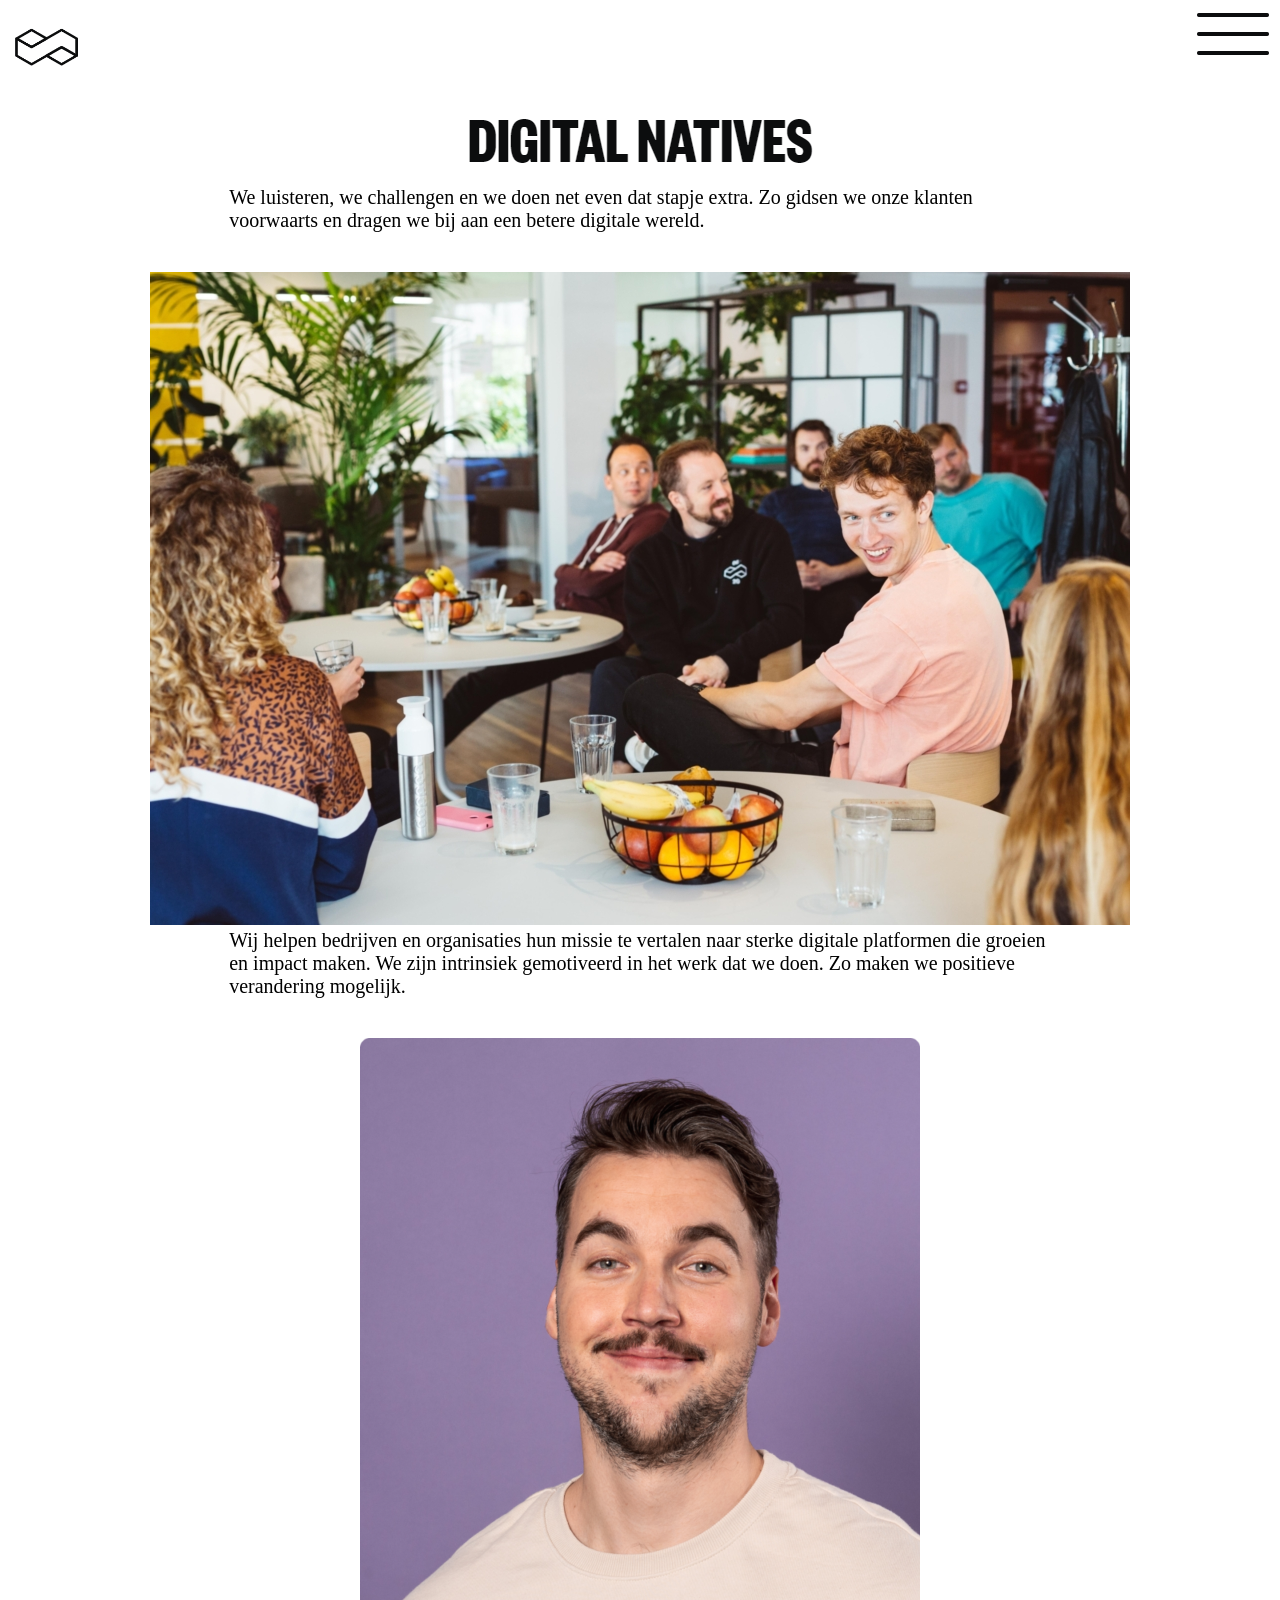
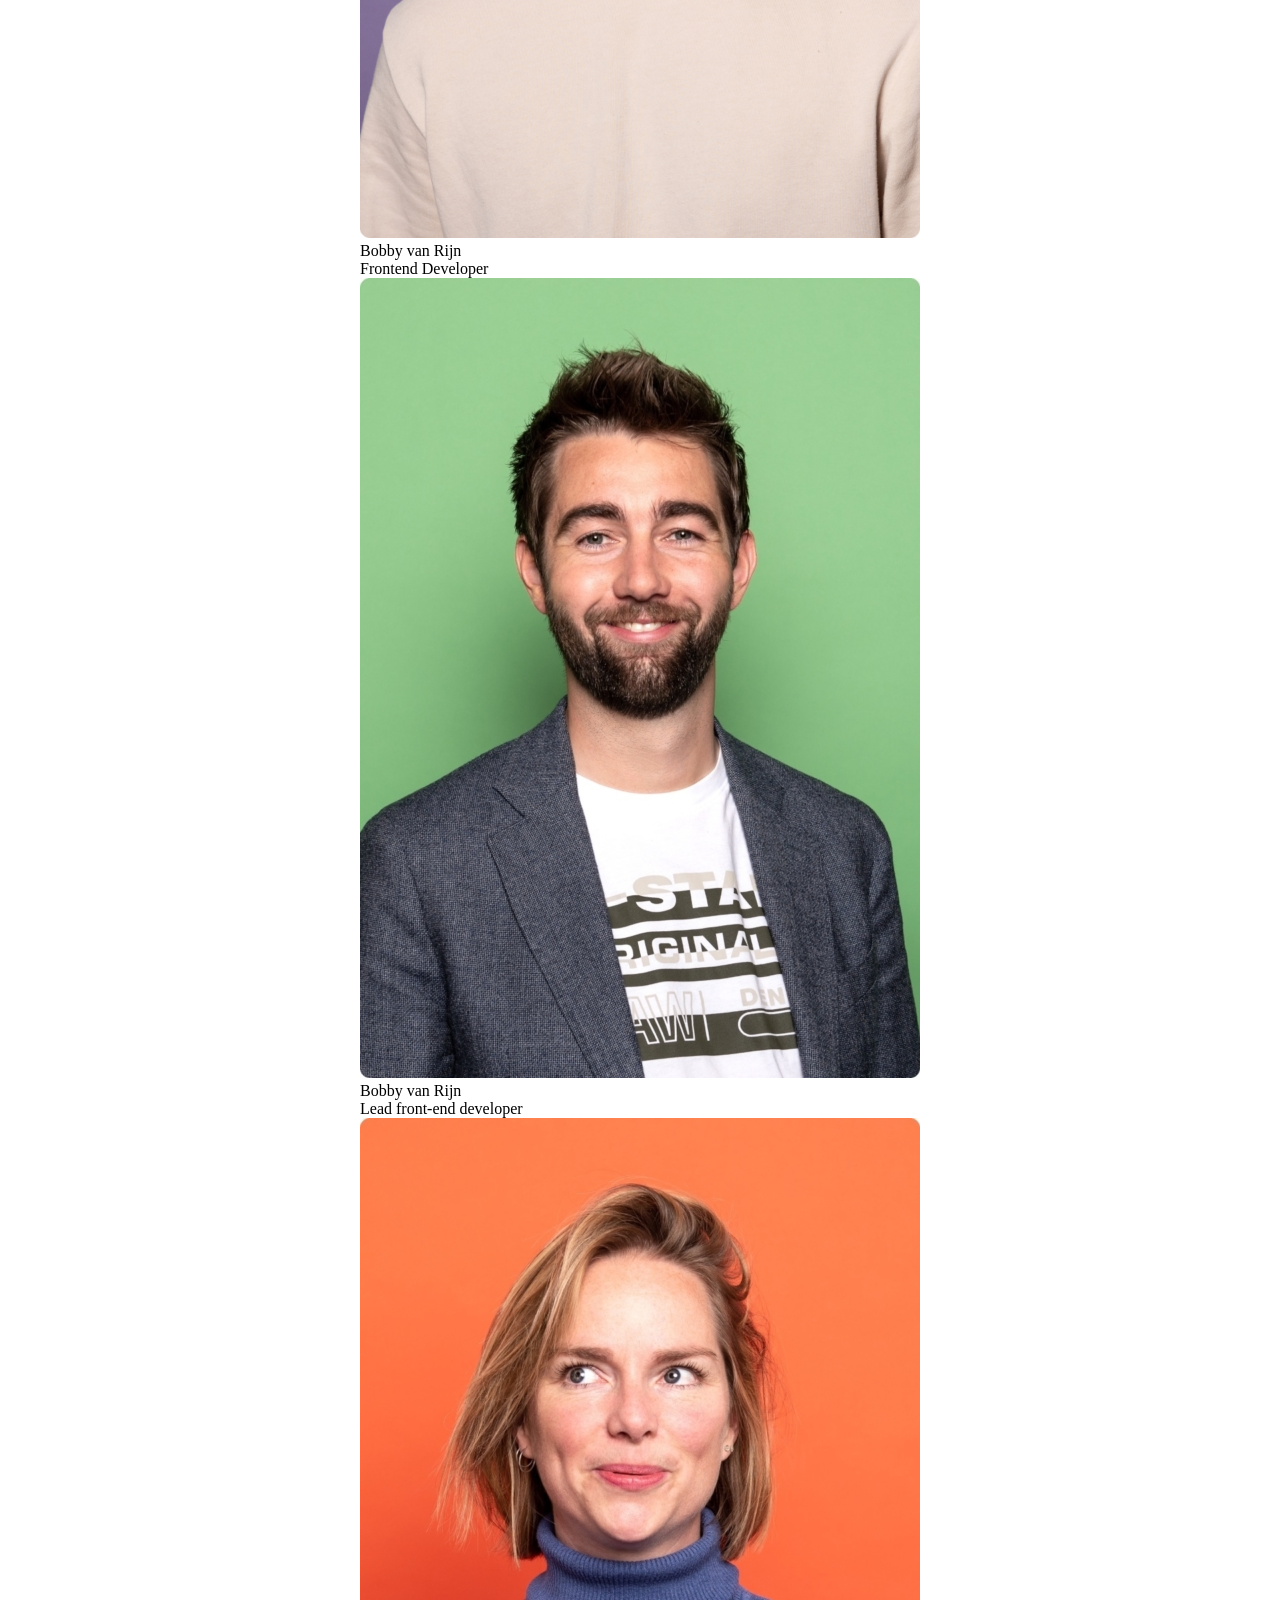
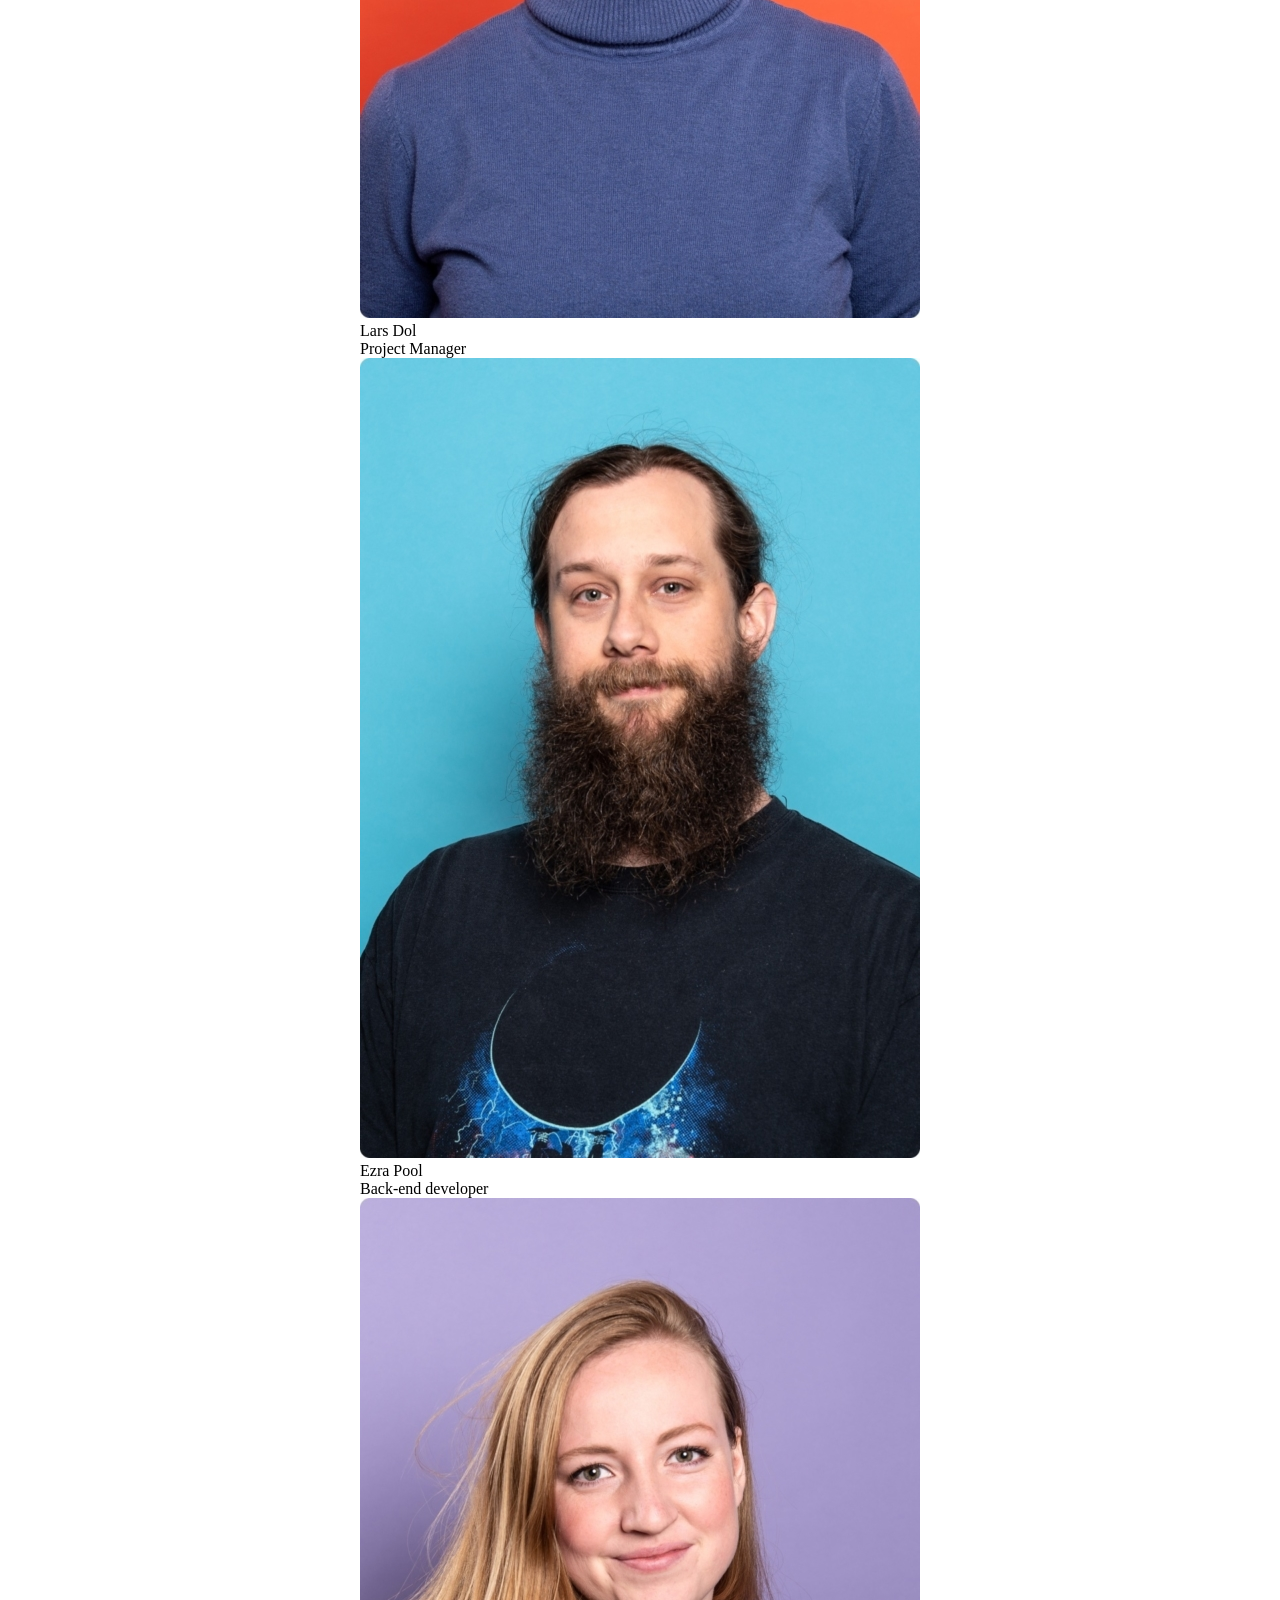
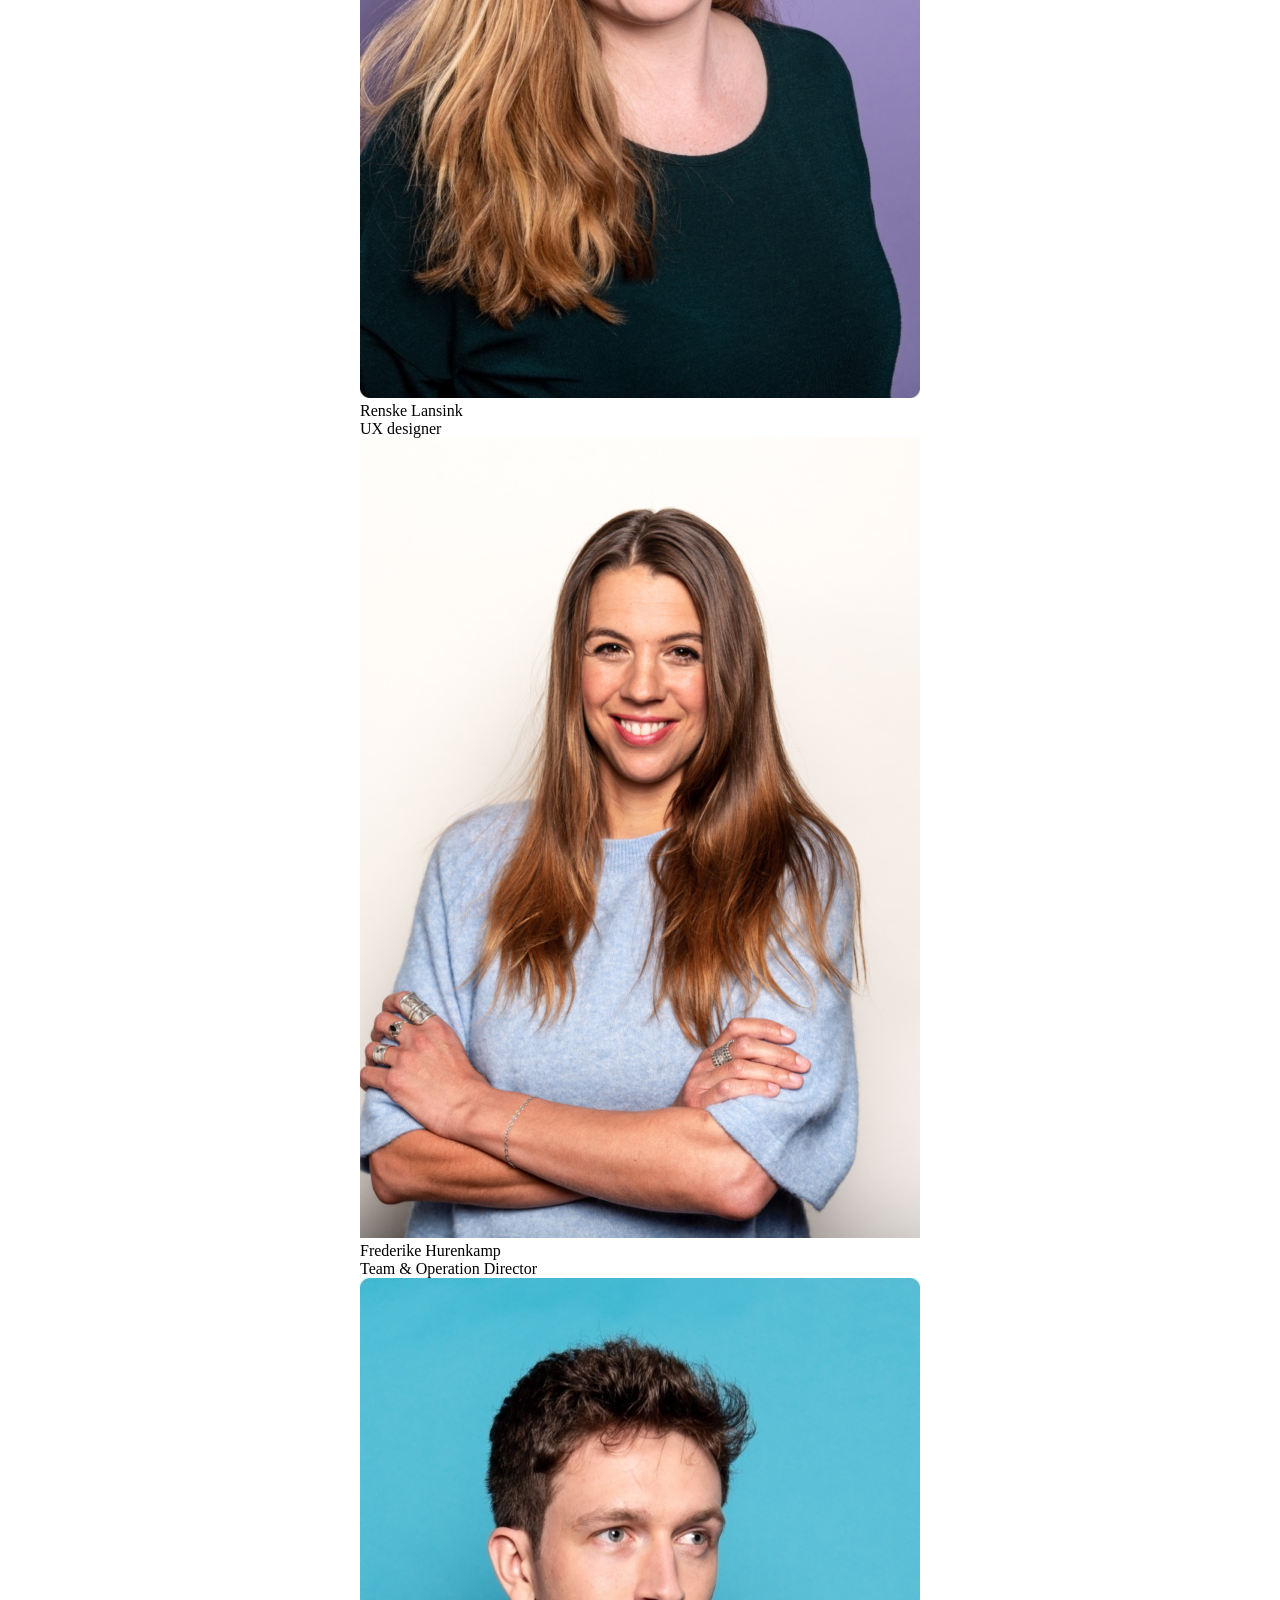
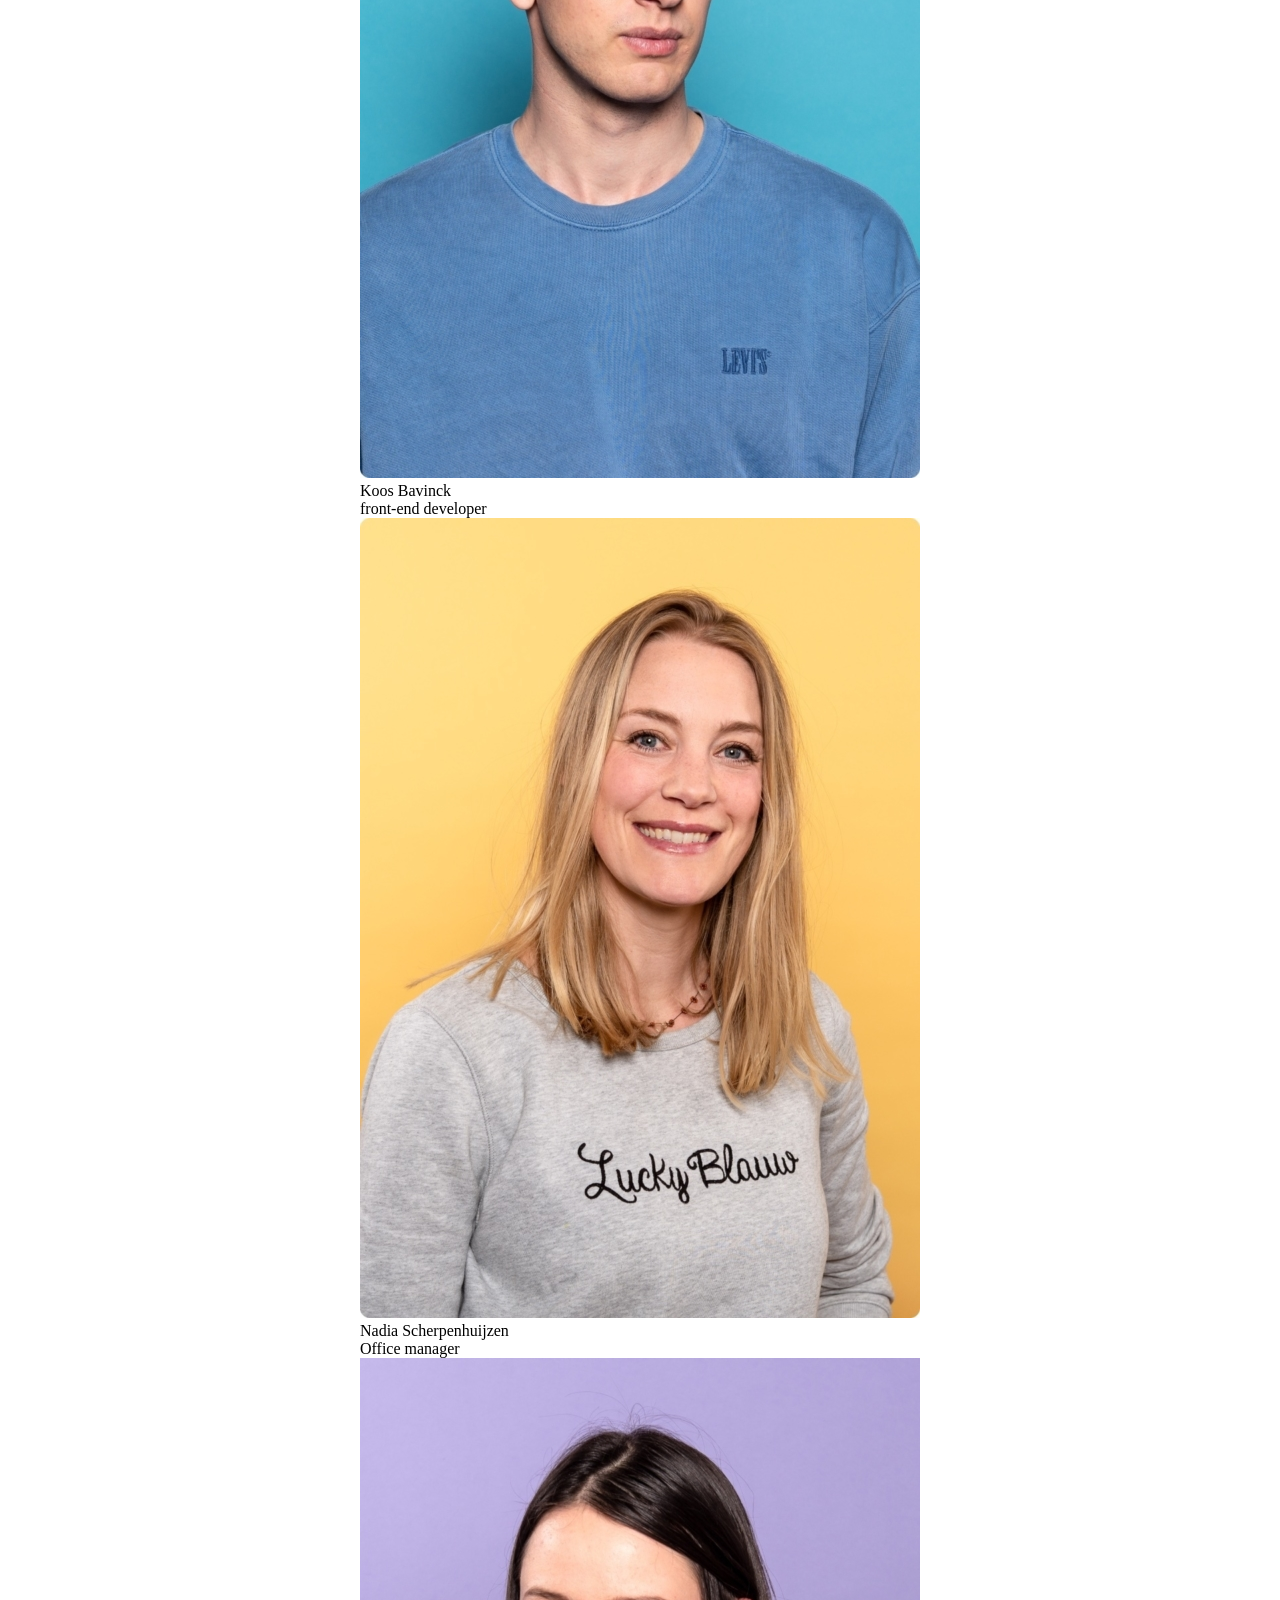
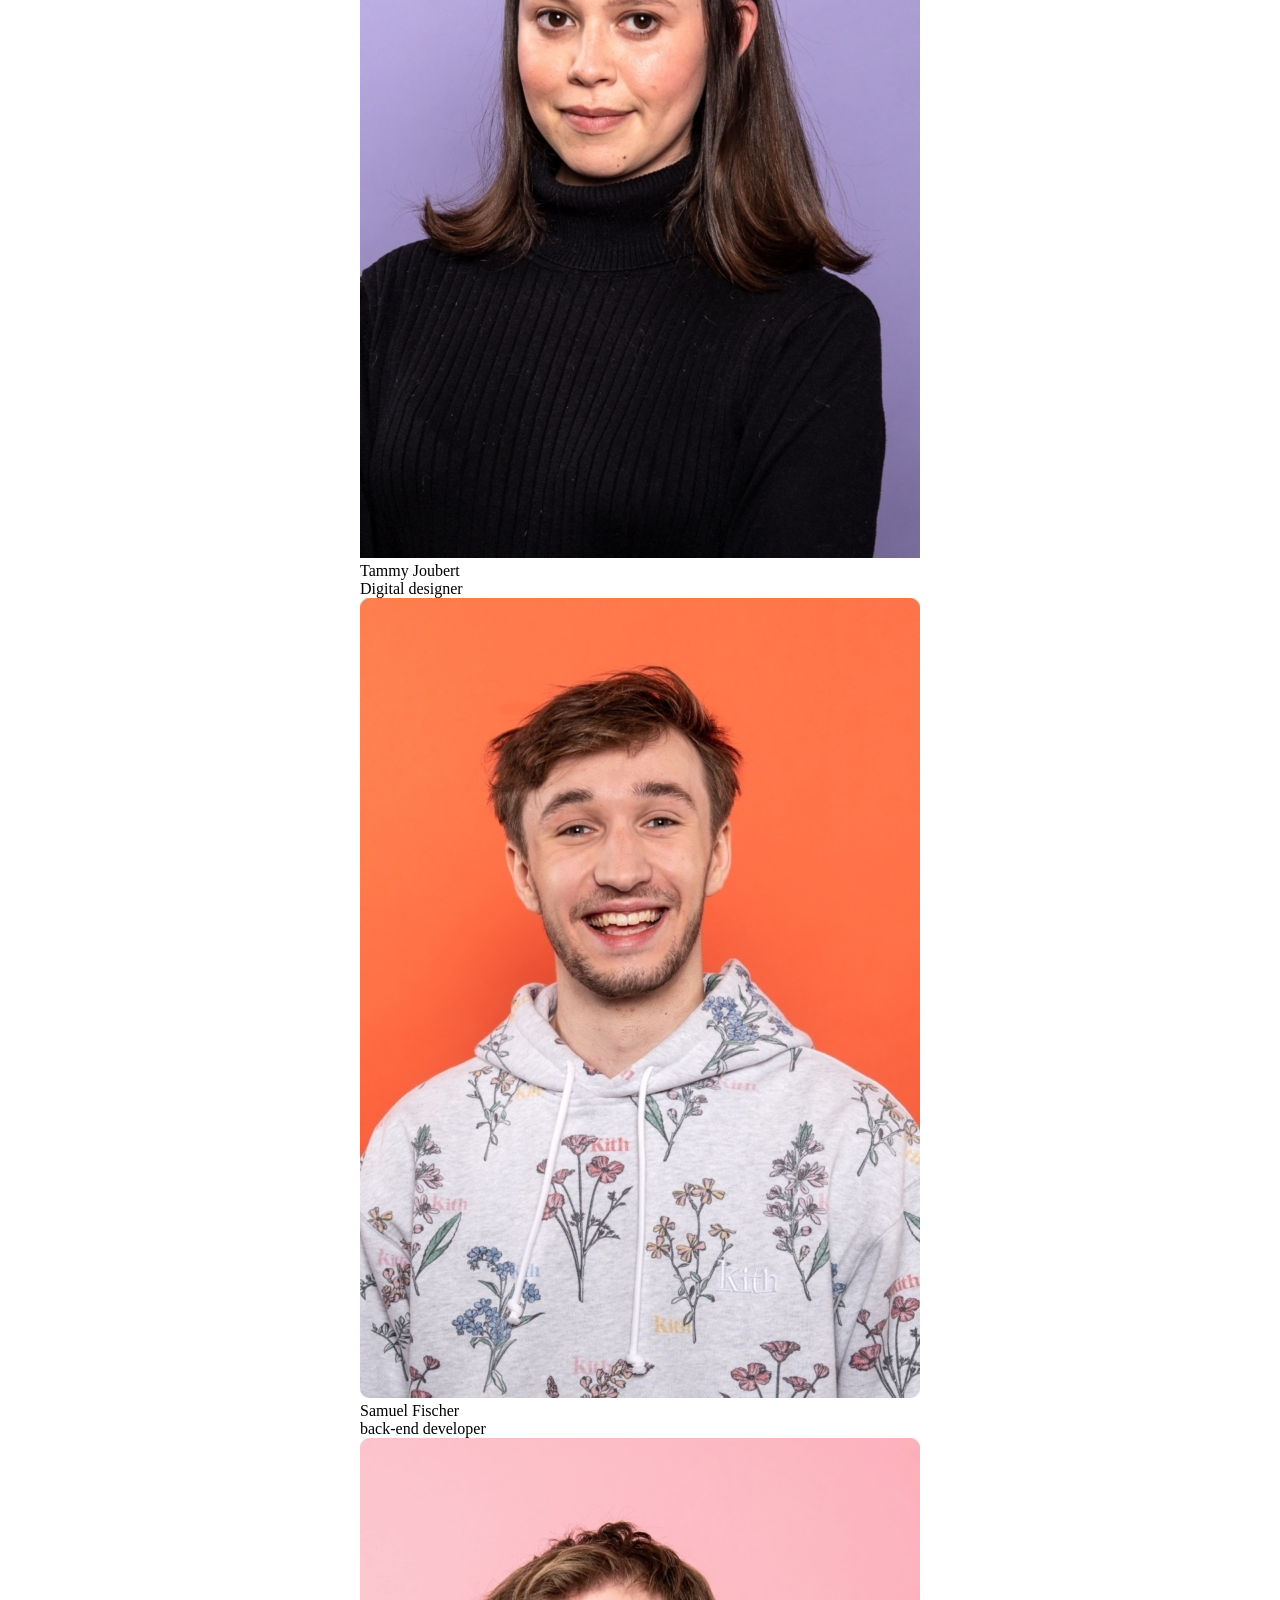
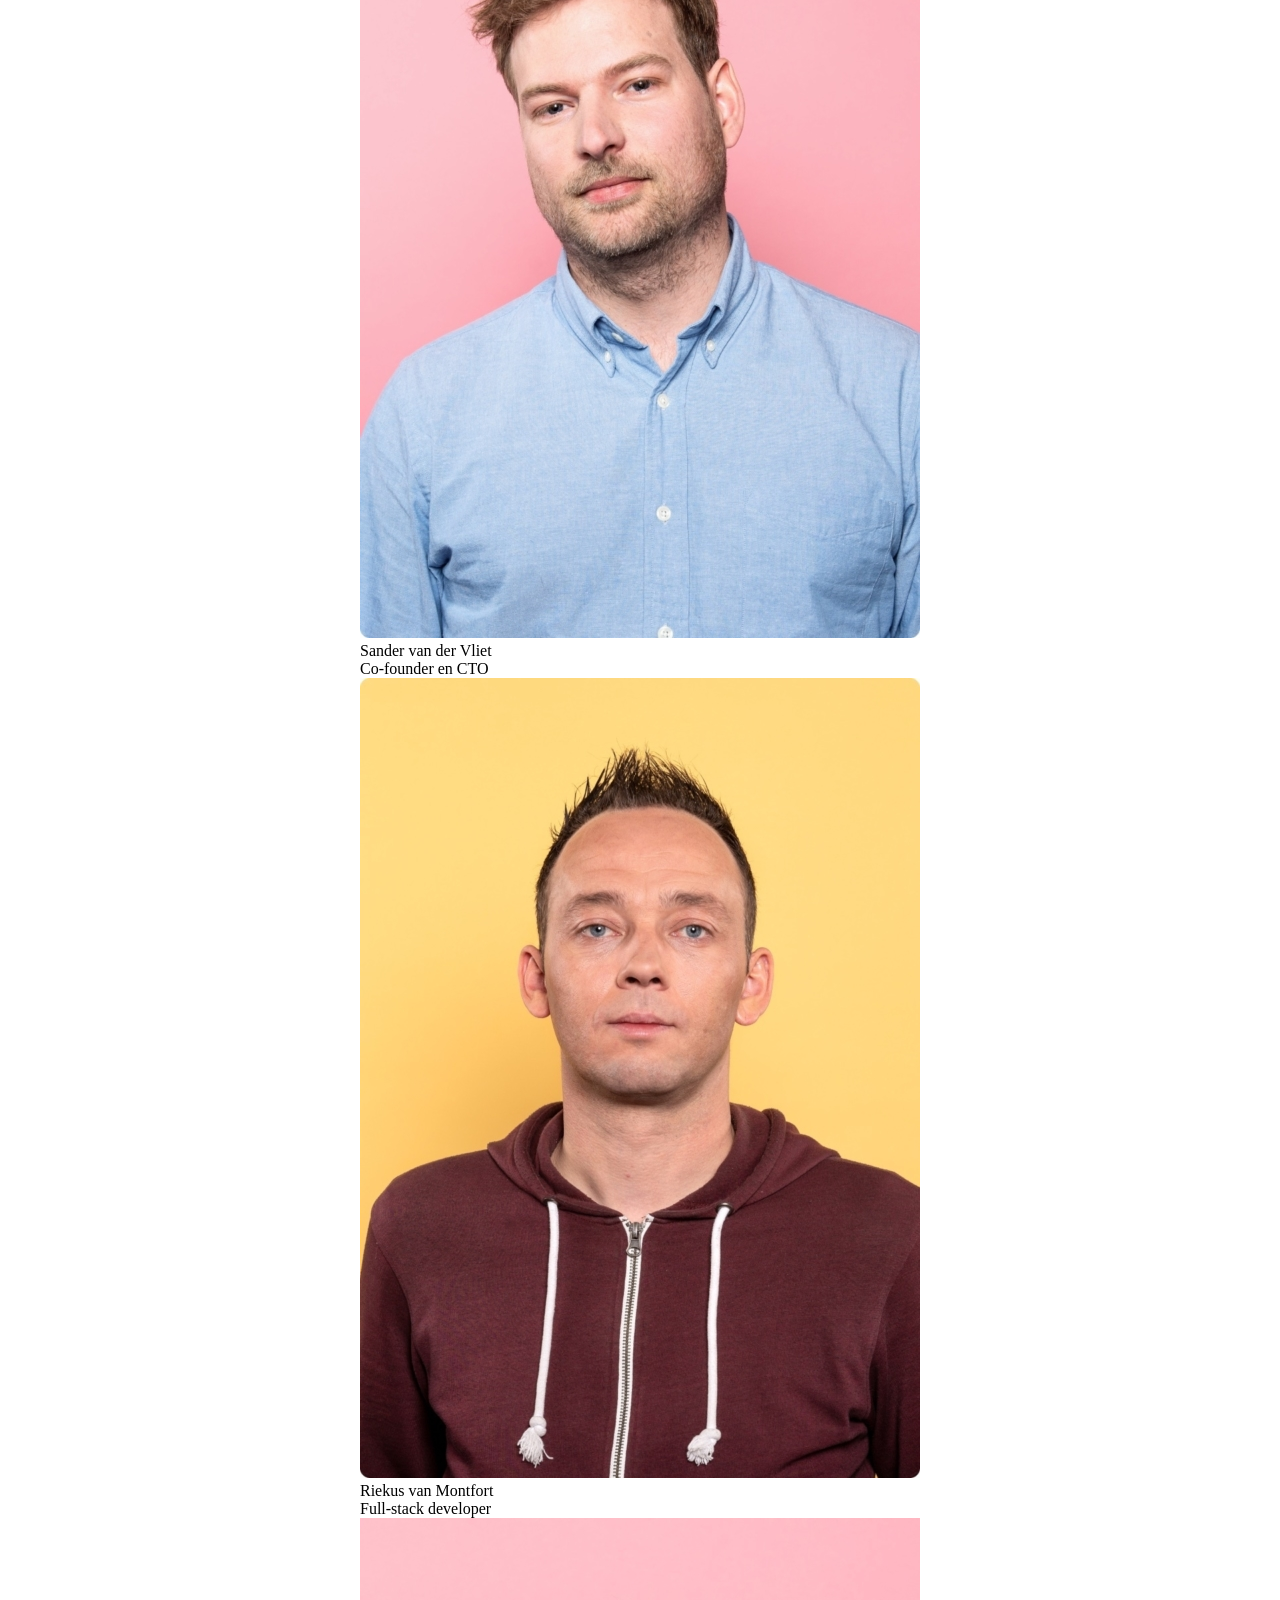
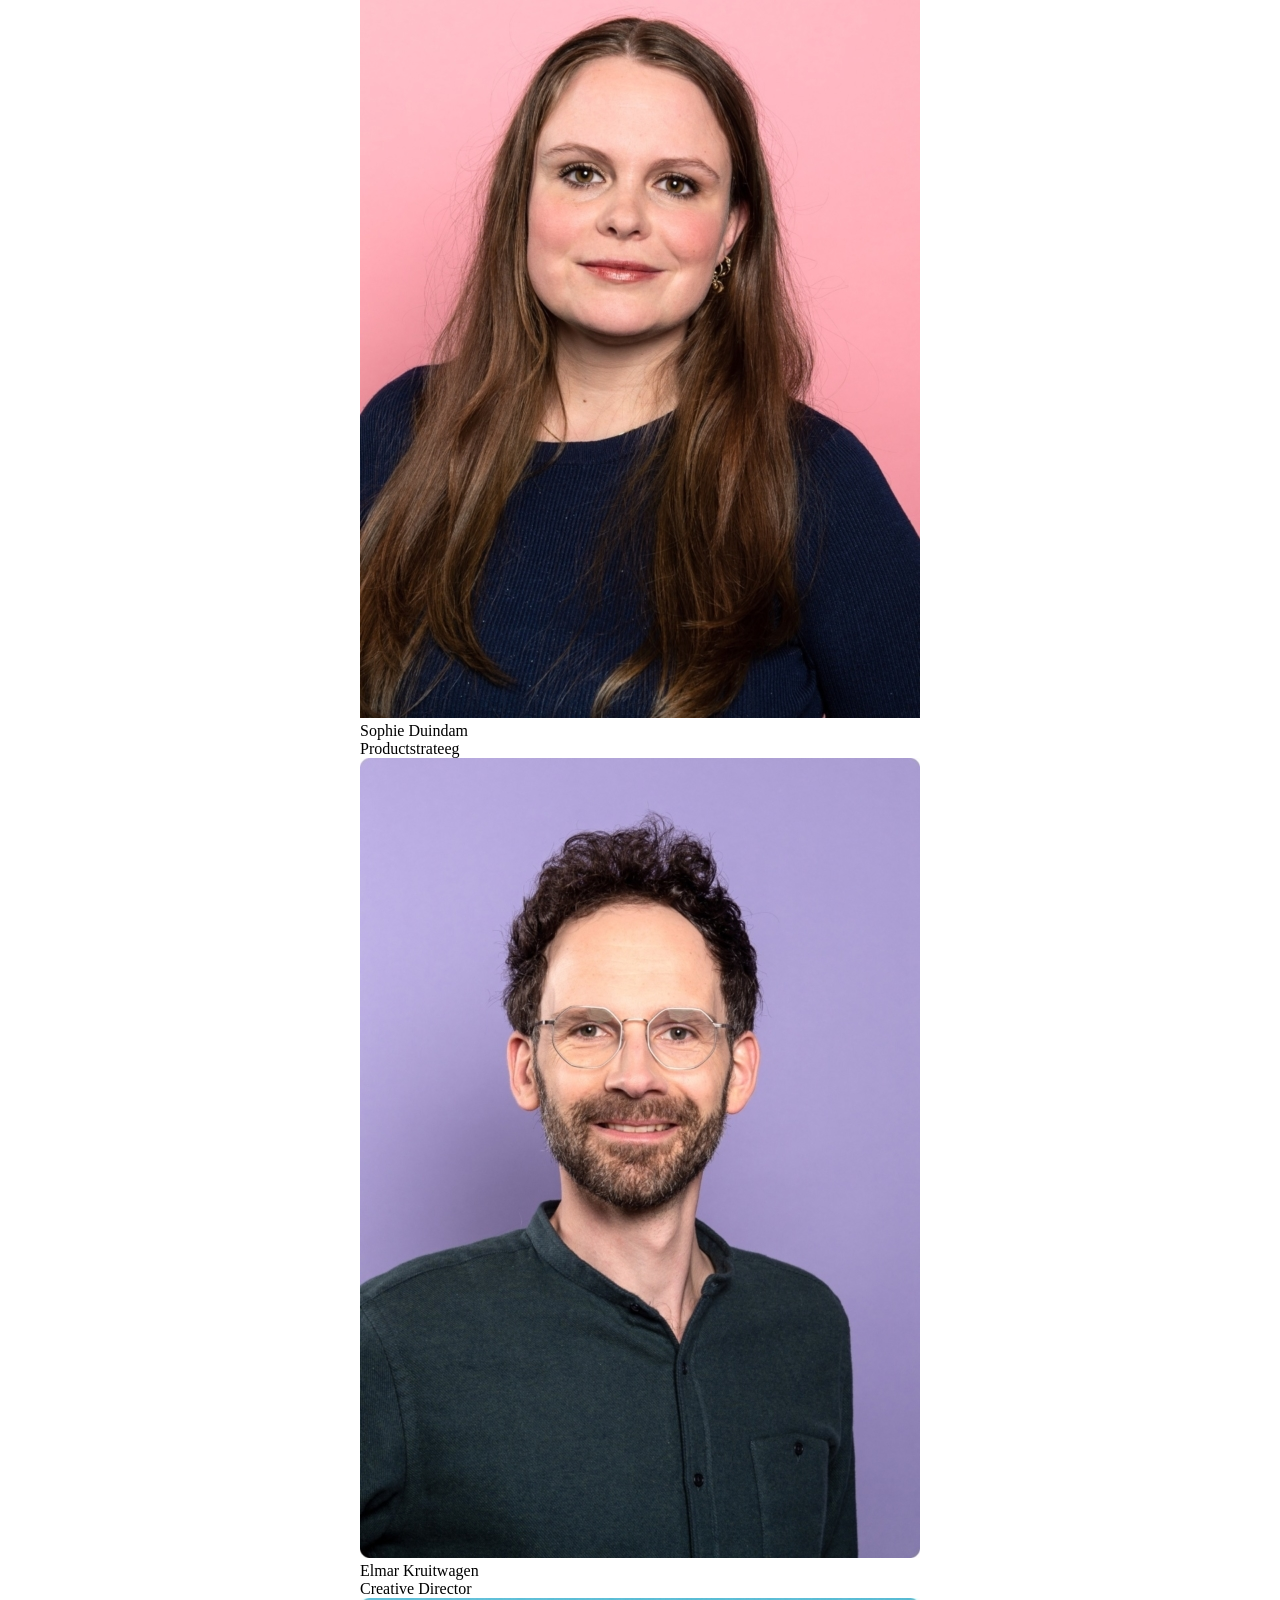
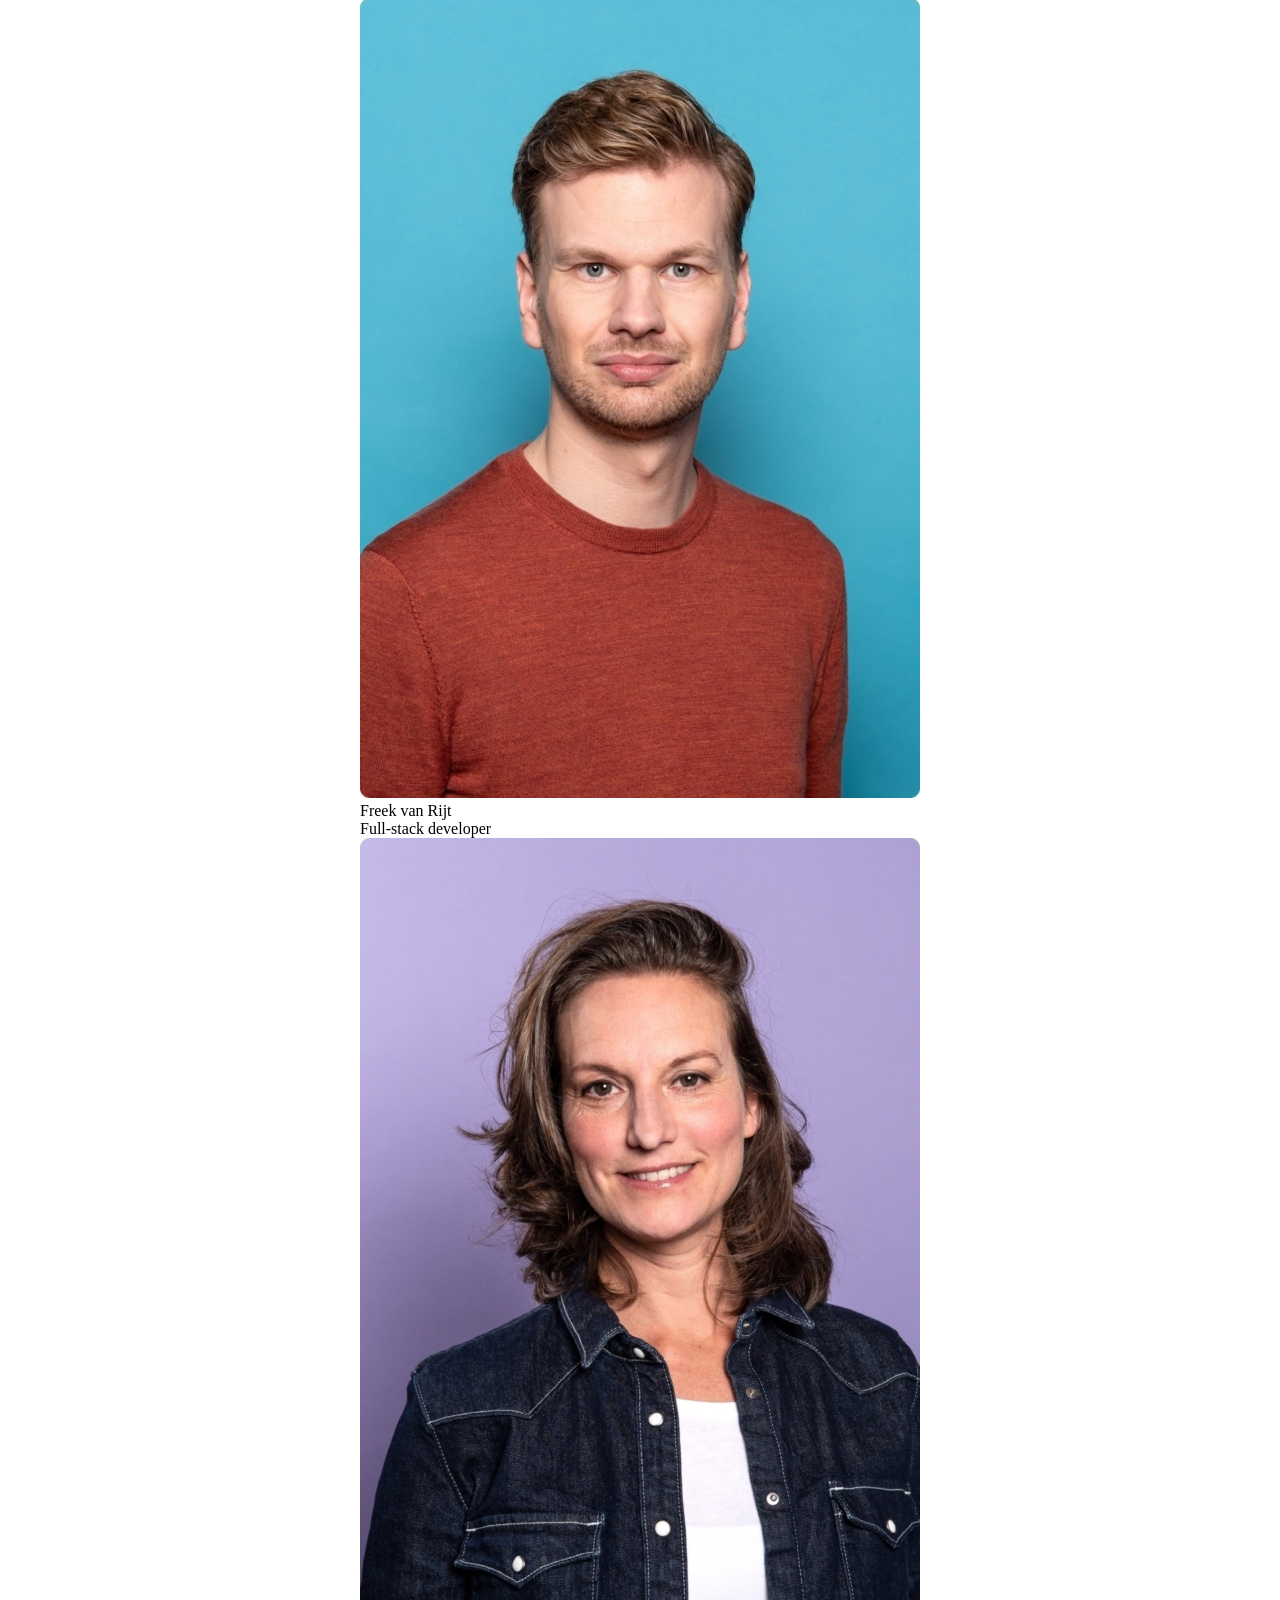
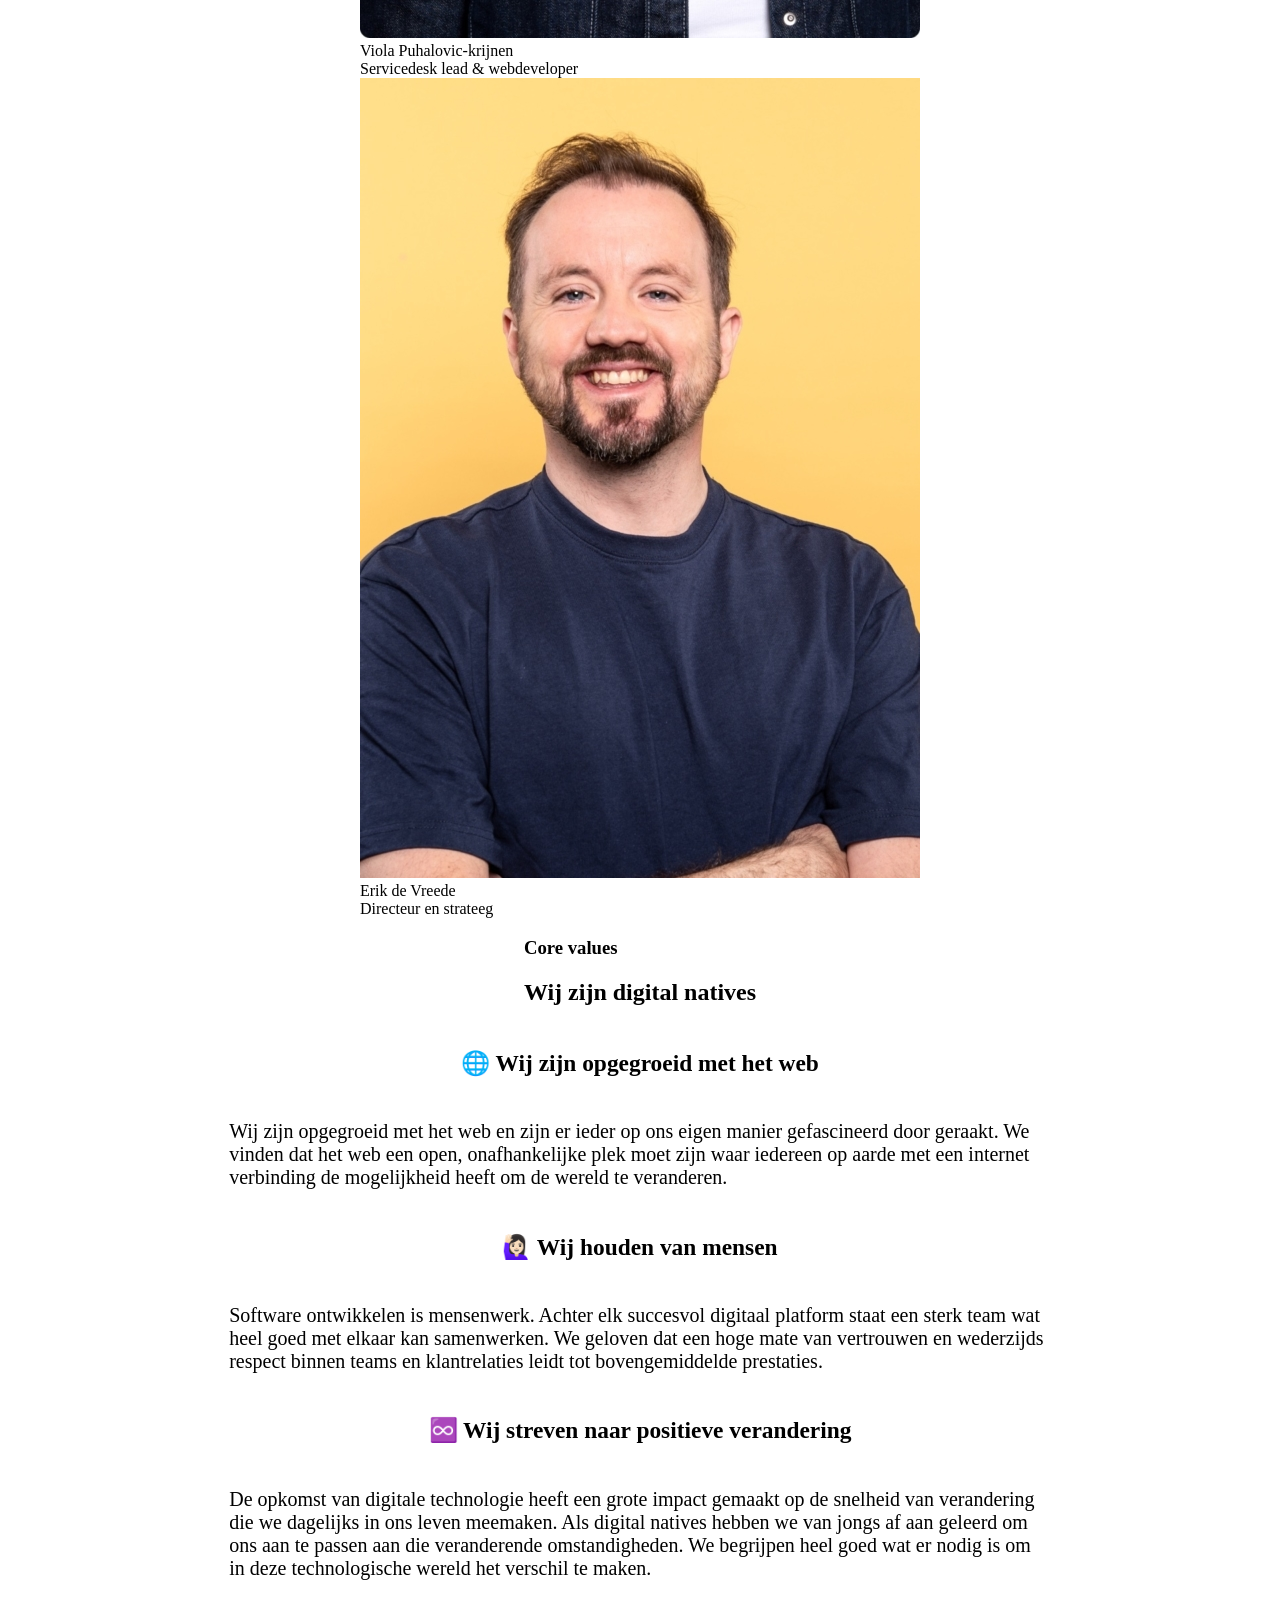
<file: Index.html>
<!DOCTYPE html>
<html lang="nl">

<head>
    <meta charset="UTF-8">
    <meta name="viewport" content="width=device-width,initial-scale=1.0">
    <link rel="stylesheet" href="./style.css">
    <link rel="preconnect" href="https://fonts.googleapis.com">
    <link rel="preconnect" href="https://fonts.gstatic.com" crossorigin>
    <link
        href="https://fonts.googleapis.com/css2?family=IBM+Plex+Sans:wght@200;400&family=Sen:wght@400;700&display=swap"
        rel="stylesheet">
    <script scr="main.js" defer></script>
</head>
<title>digital natives</title>

<body>
    <header>
        <div><img class="logo" src="./assets/logo screenshot.png" alt="logo digital natives"></div><div><img class="hamburger_placeholder" src="./assets/hamburger_placeholder.png" alt="hamburger menu"></div>
    </header>

    <main>
        <div> <img class="digital_natives" src="./assets/digital screenshot.png" alt="digital natives"></div>
        <section class="text">We luisteren, we challengen en we doen net even dat stapje extra. Zo gidsen we onze
            klanten voorwaarts en dragen we bij
            aan een betere digitale wereld.</section>

        <div><img class="group_img" src="./assets/FINALS_DigitalNatives_©IrisDuvekot_020721_0322_©IrisDuvekot.jpg"
                alt="foto van team"></div>

        <section class="text">Wij helpen bedrijven en organisaties hun missie te vertalen naar sterke digitale
            platformen die groeien en impact maken.
            We zijn intrinsiek gemotiveerd in het werk dat we doen. Zo maken we positieve verandering mogelijk.
        </section>

        <section class="team_container">
            <div class="team_members">
                <div class="team_member_card">
                    <img class="team_member_img" src="./assets/Digital-Natives-Bobby.png"
                        alt=" foto van Bobby van Rijn">
                    <div class="team_member_details">
                        <div class="member_name">Bobby van Rijn</div>
                        <div class="member_job">Frontend Developer</div>
                        <div></div>
                    </div>
                </div>

                <div class="team_member_card">
                    <img class="team_member_img" src="./assets/Digital-Natives-Lars-1_2021-06-16-093903_nlkh.jpg"
                        alt=" foto van Lars Dol">
                    <div class="team_member_details">
                        <div class="member_name">Bobby van Rijn</div>
                        <div class="member_job">Lead front-end developer</div>
                    </div>
                </div>

                <div class="team_member_card">
                    <img class="team_member_img" src="./assets/Digital-Natives-Loes-1_2021-06-16-093930_hazm.jpg"
                        alt=" foto van Loes Verputten">
                    <div class="team_member_details">
                        <div class="member_name">Lars Dol</div>
                        <div class="member_job">Project Manager</div>
                    </div>
                </div>

                <div class="team_member_card">
                    <img class="team_member_img" src="./assets/Digital-Natives-Ezra-1_2021-06-16-093507_iihz.jpg"
                        alt=" foto van Ezra Pool">
                    <div class="team_member_details">
                        <div class="member_name">Ezra Pool</div>
                        <div class="member_job">Back-end developer</div>
                    </div>
                </div>

                <div class="team_member_card">
                    <img class="team_member_img" src="./assets/Digital-Natives-Renske-1_2021-06-16-094002_yfnk.jpg"
                        alt=" foto van Renske Lansink">
                    <div class="team_member_details">
                        <div class="member_name">Renske Lansink</div>
                        <div class="member_job">UX designer</div>
                    </div>
                </div>

                <div class="team_member_card">
                    <img class="team_member_img"
                        src="./assets/Digital-Natives-wit_HR_The-Headhshot-Studio_09_2022-04-26-101635_xkws.jpg"
                        alt=" foto van Frederike Hurenkamp">
                    <div class="team_member_details">
                        <div class="member_name">Frederike Hurenkamp</div>
                        <div class="member_job">Team & Operation Director</div>
                    </div>
                </div>

                <div class="team_member_card">
                    <img class="team_member_img" src="./assets/Digital-Natives-Koos-1_2021-06-16-093821_ylcq.jpg"
                        alt=" foto van Koos Bavinck">
                    <div class="team_member_details">
                        <div class="member_name">Koos Bavinck</div>
                        <div class="member_job">front-end developer</div>
                    </div>
                </div>

                <div class="team_member_card">
                    <img class="team_member_img" src="./assets/Digital-Natives-Nadia-1_2021-06-16-094638_sgjs.jpg"
                        alt=" foto van Nadia Scherpenhuijzen">
                    <div class="team_member_details">
                        <div class="member_name">Nadia Scherpenhuijzen</div>
                        <div class="member_job">Office manager</div>
                    </div>
                </div>

                <div class="team_member_card">
                    <img class="team_member_img" src="./assets/Digital-Natives-Tammy-1_2021-06-16-094338_gxsu.jpg"
                        alt=" foto van Tammy Joubert">
                    <div class="team_member_details">
                        <div class="member_name">Tammy Joubert</div>
                        <div class="member_job">Digital designer</div>
                    </div>
                </div>

                <div class="team_member_card">
                    <img class="team_member_img" src="./assets/Digital-Natives-Samuel-1_2021-06-16-094101_npqp.jpg"
                        alt=" foto van Samuel Fischer">
                    <div class="team_member_details">
                        <div class="member_name">Samuel Fischer</div>
                        <div class="member_job">back-end developer</div>
                    </div>
                </div>

                <div class="team_member_card">
                    <img class="team_member_img" src="./assets/Digital-Natives-Sander-1_2021-06-16-094133_czfi.jpg"
                        alt=" foto van Sander van der Vliet">
                    <div class="team_member_details">
                        <div class="member_name">Sander van der Vliet</div>
                        <div class="member_job">Co-founder en CTO</div>
                    </div>
                </div>

                <div class="team_member_card">
                    <img class="team_member_img" src="./assets/Digital-Natives-Riekus-1_2021-06-16-094029_dquk.jpg"
                        alt=" foto van Riekus van Montfort">
                    <div class="team_member_details">
                        <div class="member_name">Riekus van Montfort</div>
                        <div class="member_job">Full-stack developer</div>
                    </div>
                </div>

                <div class="team_member_card">
                    <img class="team_member_img" src="./assets/Digital-Natives-Sophie-1_2021-06-16-094238_hgxa.jpg"
                        alt=" foto van Sophie Duindam">
                    <div class="team_member_details">
                        <div class="member_name">Sophie Duindam</div>
                        <div class="member_job">Productstrateeg</div>
                    </div>
                </div>

                <div class="team_member_card">
                    <img class="team_member_img" src="./assets/Digital-Natives-Elmar-1_2021-06-16-093217_pbvo.jpg"
                        alt=" foto van Elmar Kruitwagen">
                    <div class="team_member_details">
                        <div class="member_name">Elmar Kruitwagen</div>
                        <div class="member_job">Creative Director</div>
                    </div>
                </div>

                <div class="team_member_card">
                    <img class="team_member_img" src="./assets/Digital-Natives-Freek-1_2021-06-16-093606_eddi.jpg"
                        alt=" foto van Freek van Rijt">
                    <div class="team_member_details">
                        <div class="member_name">Freek van Rijt</div>
                        <div class="member_job">Full-stack developer</div>
                    </div>
                </div>

                <div class="team_member_card">
                    <img class="team_member_img" src="./assets/Digital-Natives-Viola-1_2021-06-16-094502_kpjb.jpg"
                        alt=" foto van Viola Puhalovic-krijnen">
                    <div class="team_member_details">
                        <div class="member_name">Viola Puhalovic-krijnen</div>
                        <div class="member_job">Servicedesk lead & webdeveloper</div>
                    </div>
                </div>

                <div class="team_member_card">
                    <img class="team_member_img" src="./assets/Digital-Natives-Erik-1_2021-06-16-093453_pjyn.jpg"
                        alt=" foto van Erik de Vreede">
                    <div class="team_member_details">
                        <div class="member_name">Erik de Vreede</div>
                        <div class="member_job">Directeur en strateeg</div>
                    </div>
                </div>
            </div>
        </section>

        <section class="text_block">
            <div>
                <h3>Core values</h3>
                <h2>Wij zijn digital natives</h2>
            </div>
        </section>

        <section class="text">

            <h3>🌐 Wij zijn opgegroeid met het web</h3>
            <p> Wij zijn opgegroeid met het web en zijn er ieder op ons eigen manier gefascineerd door geraakt. We
                vinden dat
                het web
                een open, onafhankelijke plek moet zijn waar iedereen op aarde met een internet verbinding de
                mogelijkheid heeft
                om de
                wereld te veranderen.</p>


            <h3>🙋🏻‍♀️ Wij houden van mensen</h3>
            <p>Software ontwikkelen is mensenwerk. Achter elk succesvol digitaal platform staat een sterk team wat heel
                goed met
                elkaar
                kan samenwerken. We geloven dat een hoge mate van vertrouwen en wederzijds respect binnen teams en
                klantrelaties
                leidt
                tot bovengemiddelde prestaties.</p>

            <h3>♾️ Wij streven naar positieve verandering</h3>

            <p>De opkomst van digitale technologie heeft een grote impact gemaakt op de snelheid van verandering die we
                dagelijks in
                ons leven meemaken. Als digital natives hebben we van jongs af aan geleerd om ons aan te passen aan die
                veranderende
                omstandigheden. We begrijpen heel goed wat er nodig is om in deze technologische wereld het verschil te
                maken.
            </p>

        </section>

    </main>

    <footer>

    </footer>

</body>
</file>
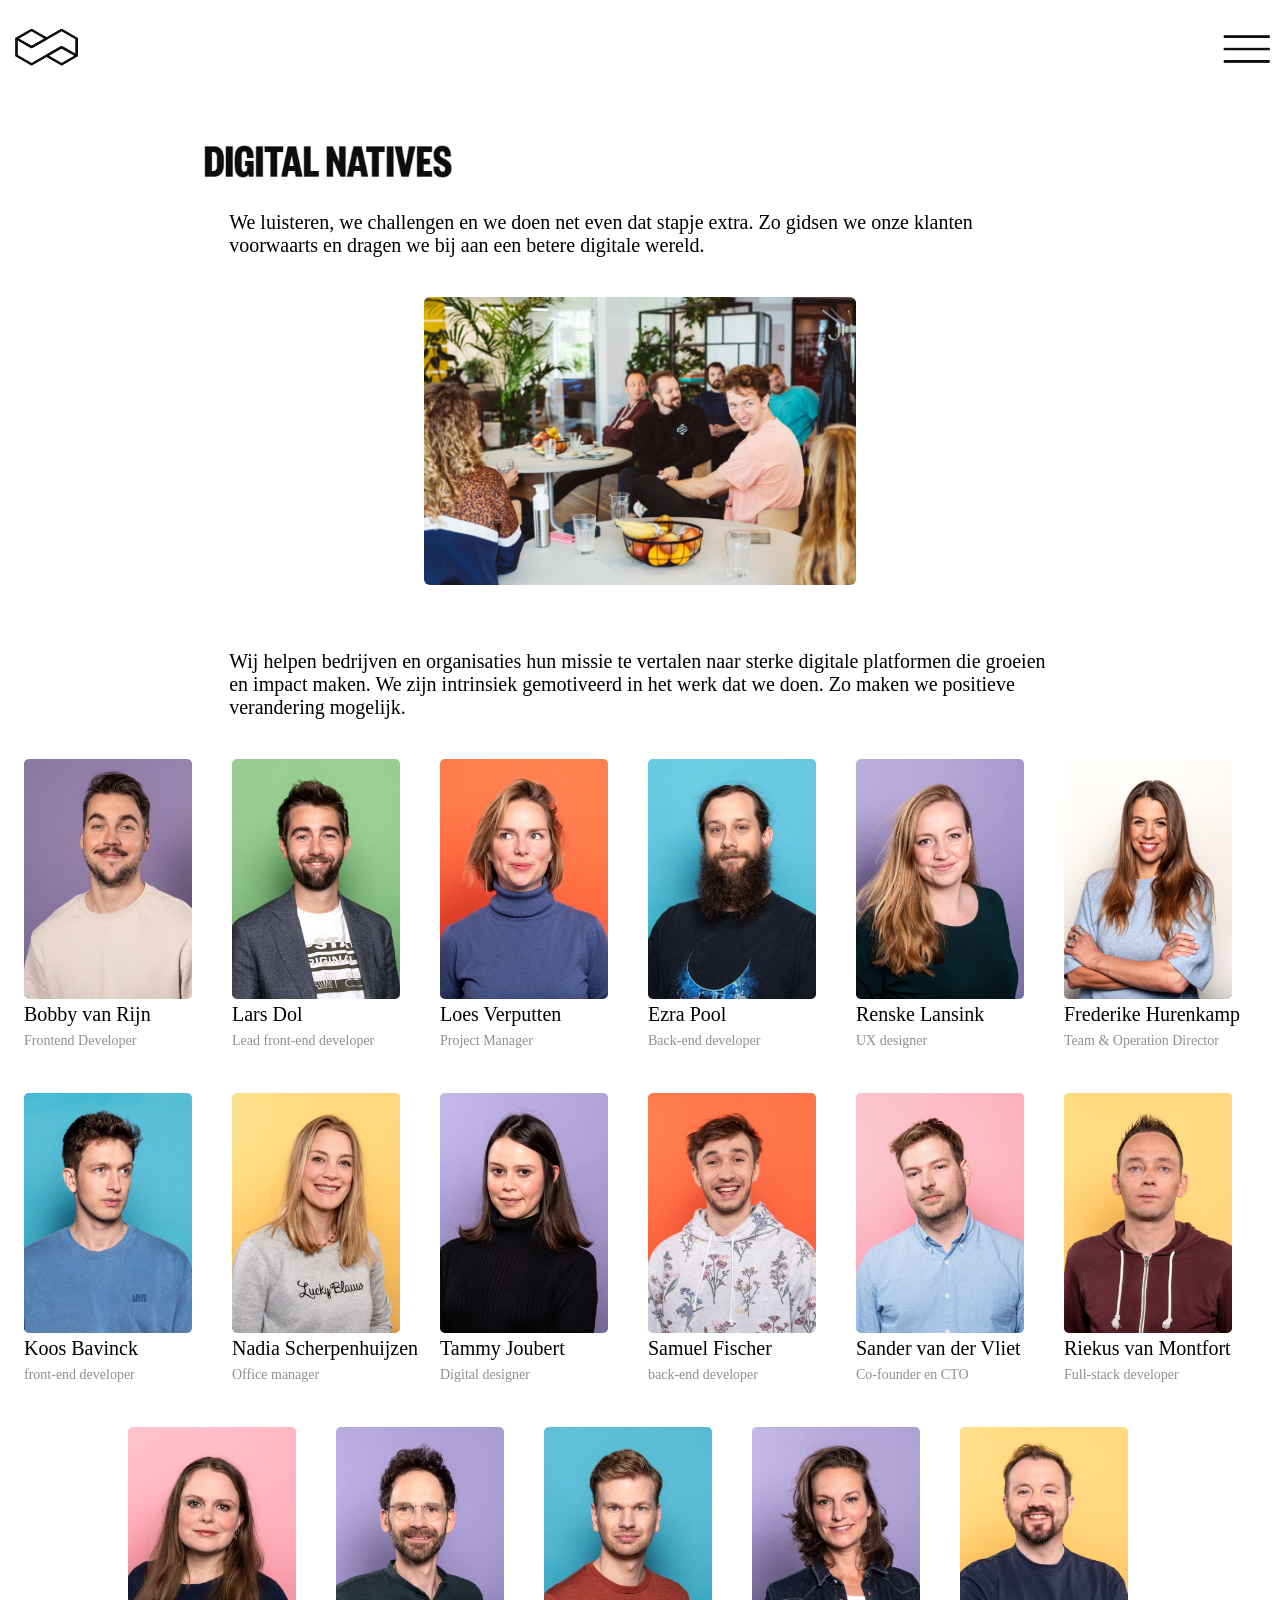
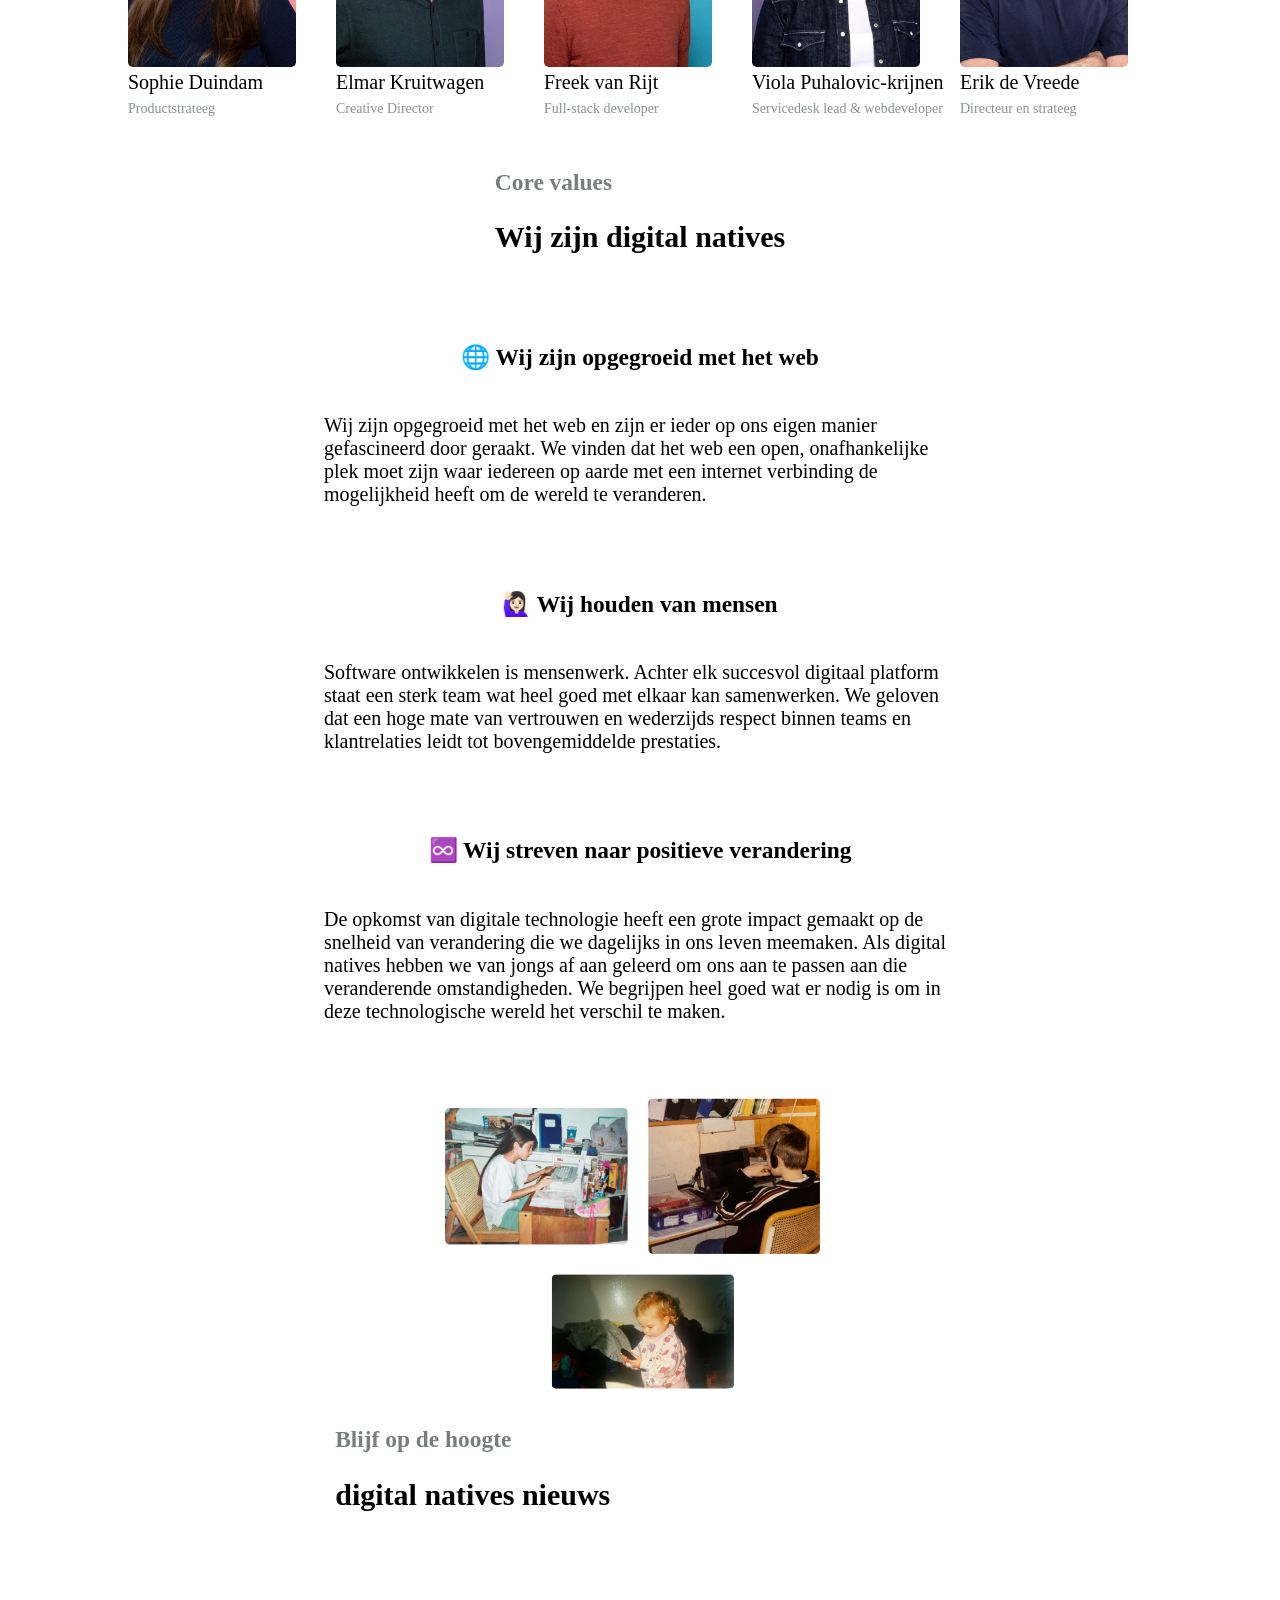
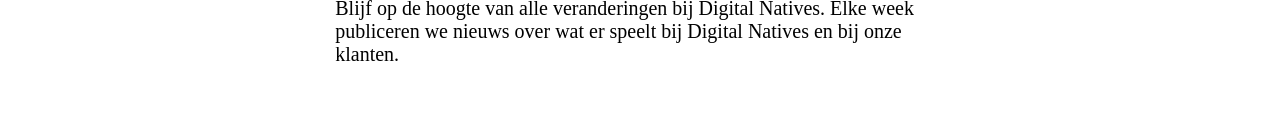
<file: index.html>
<!DOCTYPE html>
<html lang="nl">
  <meta charset="UTF-8" />
  <meta name="viewport" content="width=device-width,initial-scale=1.0" />
  <link rel="stylesheet" href="./style.css" />

  <head>
    <title>Digital natives</title>
  </head>

  <body>
    <header>
      <div>
        <img
          class="logo"
          src="./assets/logo screenshot.png"
          alt="logo digital natives"
        />
      </div>
      <div>
        <img
          class="hamburger-placeholder"
          src="./assets/hamburger_placeholder.png"
          alt="hamburger menu"
        />
      </div>
    </header>

    <div>
      <img
        class="digital-natives"
        src="./assets/digital screenshot.png"
        alt="digital natives"
      />
    </div>
    <main>
      <section class="text">
        We luisteren, we challengen en we doen net even dat stapje extra. Zo
        gidsen we onze klanten voorwaarts en dragen we bij aan een betere
        digitale wereld.
      </section>

      <section class="text">
        <div>
          <img
            class="group-img"
            src="./assets/FINALS_DigitalNatives_©IrisDuvekot_020721_0322_©IrisDuvekot.jpg"
            alt="foto van team digital natives"
          />
        </div>
      </section>

      <section class="text">
        Wij helpen bedrijven en organisaties hun missie te vertalen naar sterke
        digitale platformen die groeien en impact maken. We zijn intrinsiek
        gemotiveerd in het werk dat we doen. Zo maken we positieve verandering
        mogelijk.
      </section>

      <section class="team-container">
        <div class="team-members">
          <div class="team-member-card">
            <img
              class="team-member-img"
              src="./assets/Digital-Natives-Bobby.png"
              alt=" foto van Bobby van Rijn"
            />
            <div class="team-member-details">
              <div class="member-name">Bobby van Rijn</div>
              <div class="member-job">Frontend Developer</div>
            </div>
          </div>

          <div class="team-member-card">
            <img
              class="team-member-img"
              src="./assets/Digital-Natives-Lars-1_2021-06-16-093903_nlkh.jpg"
              alt=" foto van Lars Dol"
            />
            <div class="team-member-details">
              <div class="member-name">Lars Dol</div>
              <div class="member-job">Lead front-end developer</div>
            </div>
          </div>

          <div class="team-member-card">
            <img
              class="team-member-img"
              src="./assets/Digital-Natives-Loes-1_2021-06-16-093930_hazm.jpg"
              alt=" foto van Loes Verputten"
            />
            <div class="team-member-details">
              <div class="member-name">Loes Verputten</div>
              <div class="member-job">Project Manager</div>
            </div>
          </div>

          <div class="team-member-card">
            <img
              class="team-member-img"
              src="./assets/Digital-Natives-Ezra-1_2021-06-16-093507_iihz.jpg"
              alt=" foto van Ezra Pool"
            />
            <div class="team-member-details">
              <div class="member-name">Ezra Pool</div>
              <div class="member-job">Back-end developer</div>
            </div>
          </div>

          <div class="team-member-card">
            <img
              class="team-member-img"
              src="./assets/Digital-Natives-Renske-1_2021-06-16-094002_yfnk.jpg"
              alt=" foto van Renske Lansink"
            />
            <div class="team-member-details">
              <div class="member-name">Renske Lansink</div>
              <div class="member-job">UX designer</div>
            </div>
          </div>

          <div class="team-member-card">
            <img
              class="team-member-img"
              src="./assets/Digital-Natives-wit_HR_The-Headhshot-Studio_09_2022-04-26-101635_xkws.jpg"
              alt=" foto van Frederike Hurenkamp"
            />
            <div class="team-member-details">
              <div class="member-name">Frederike Hurenkamp</div>
              <div class="member-job">Team & Operation Director</div>
            </div>
          </div>

          <div class="team-member-card">
            <img
              class="team-member-img"
              src="./assets/Digital-Natives-Koos-1_2021-06-16-093821_ylcq.jpg"
              alt=" foto van Koos Bavinck"
            />
            <div class="team-member-details">
              <div class="member-name">Koos Bavinck</div>
              <div class="member-job">front-end developer</div>
            </div>
          </div>

          <div class="team-member-card">
            <img
              class="team-member-img"
              src="./assets/Digital-Natives-Nadia-1_2021-06-16-094638_sgjs.jpg"
              alt=" foto van Nadia Scherpenhuijzen"
            />
            <div class="team-member-details">
              <div class="member-name">Nadia Scherpenhuijzen</div>
              <div class="member-job">Office manager</div>
            </div>
          </div>

          <div class="team-member-card">
            <img
              class="team-member-img"
              src="./assets/Digital-Natives-Tammy-1_2021-06-16-094338_gxsu.jpg"
              alt=" foto van Tammy Joubert"
            />
            <div class="team-member-details">
              <div class="member-name">Tammy Joubert</div>
              <div class="member-job">Digital designer</div>
            </div>
          </div>

          <div class="team-member-card">
            <img
              class="team-member-img"
              src="./assets/Digital-Natives-Samuel-1_2021-06-16-094101_npqp.jpg"
              alt=" foto van Samuel Fischer"
            />
            <div class="team-member-details">
              <div class="member-name">Samuel Fischer</div>
              <div class="member-job">back-end developer</div>
            </div>
          </div>

          <div class="team-member-card">
            <img
              class="team-member-img"
              src="./assets/Digital-Natives-Sander-1_2021-06-16-094133_czfi.jpg"
              alt=" foto van Sander van der Vliet"
            />
            <div class="team-member-details">
              <div class="member-name">Sander van der Vliet</div>
              <div class="member-job">Co-founder en CTO</div>
            </div>
          </div>

          <div class="team-member-card">
            <img
              class="team-member-img"
              src="./assets/Digital-Natives-Riekus-1_2021-06-16-094029_dquk.jpg"
              alt=" foto van Riekus van Montfort"
            />
            <div class="team-member-details">
              <div class="member-name">Riekus van Montfort</div>
              <div class="member-job">Full-stack developer</div>
            </div>
          </div>

          <div class="team-member-card">
            <img
              class="team-member-img"
              src="./assets/Digital-Natives-Sophie-1_2021-06-16-094238_hgxa.jpg"
              alt=" foto van Sophie Duindam"
            />
            <div class="team-member-details">
              <div class="member-name">Sophie Duindam</div>
              <div class="member-job">Productstrateeg</div>
            </div>
          </div>

          <div class="team-member-card">
            <img
              class="team-member-img"
              src="./assets/Digital-Natives-Elmar-1_2021-06-16-093217_pbvo.jpg"
              alt=" foto van Elmar Kruitwagen"
            />
            <div class="team-member-details">
              <div class="member-name">Elmar Kruitwagen</div>
              <div class="member-job">Creative Director</div>
            </div>
          </div>

          <div class="team-member-card">
            <img
              class="team-member-img"
              src="./assets/Digital-Natives-Freek-1_2021-06-16-093606_eddi.jpg"
              alt=" foto van Freek van Rijt"
            />
            <div class="team-member-details">
              <div class="member-name">Freek van Rijt</div>
              <div class="member-job">Full-stack developer</div>
            </div>
          </div>

          <div class="team-member-card">
            <img
              class="team-member-img"
              src="./assets/Digital-Natives-Viola-1_2021-06-16-094502_kpjb.jpg"
              alt=" foto van Viola Puhalovic-krijnen"
            />
            <div class="team-member-details">
              <div class="member-name">Viola Puhalovic-krijnen</div>
              <div class="member-job">Servicedesk lead & webdeveloper</div>
            </div>
          </div>

          <div class="team-member-card">
            <img
              class="team-member-img"
              src="./assets/Digital-Natives-Erik-1_2021-06-16-093453_pjyn.jpg"
              alt=" foto van Erik de Vreede"
            />
            <div class="team-member-details">
              <div class="member-name">Erik de Vreede</div>
              <div class="member-job">Directeur en strateeg</div>
            </div>
          </div>
        </div>
        <!-- take a picture -->
        <!-- <video id="video" height="200" autoplay></video>
        <button id="snap">take a photo</button>
        <canvas
          id="canvas"
          data-hidden="true"
          width="640"
          height="480"
        ></canvas> -->
      </section>

      <section class="text2">
        <div>
          <h3 class="grey">Core values</h3>
          <h2>Wij zijn digital natives</h2>
        </div>
      </section>

      <section class="text2">
        <h3>🌐 Wij zijn opgegroeid met het web</h3>
        <p>
          Wij zijn opgegroeid met het web en zijn er ieder op ons eigen manier
          gefascineerd door geraakt. We vinden dat het web een open,
          onafhankelijke plek moet zijn waar iedereen op aarde met een internet
          verbinding de mogelijkheid heeft om de wereld te veranderen.
        </p>
      </section>

      <section class="text2">
        <h3>🙋🏻‍♀️ Wij houden van mensen</h3>
        <p>
          Software ontwikkelen is mensenwerk. Achter elk succesvol digitaal
          platform staat een sterk team wat heel goed met elkaar kan
          samenwerken. We geloven dat een hoge mate van vertrouwen en wederzijds
          respect binnen teams en klantrelaties leidt tot bovengemiddelde
          prestaties.
        </p>
      </section>

      <section class="text2">
        <h3>♾️ Wij streven naar positieve verandering</h3>

        <p>
          De opkomst van digitale technologie heeft een grote impact gemaakt op
          de snelheid van verandering die we dagelijks in ons leven meemaken.
          Als digital natives hebben we van jongs af aan geleerd om ons aan te
          passen aan die veranderende omstandigheden. We begrijpen heel goed wat
          er nodig is om in deze technologische wereld het verschil te maken.
        </p>
      </section>

      <img
        class="display-imgs"
        src="./assets/placeholder_img.png"
        alt="collectie retro fotos"
      />

      <section>
        <div class="text2">
          <h3 class="grey">Blijf op de hoogte</h3>
          <h2>digital natives nieuws</h2>
        </div>

        <p class="text2">
          Blijf op de hoogte van alle veranderingen bij Digital Natives. Elke
          week publiceren we nieuws over wat er speelt bij Digital Natives en
          bij onze klanten.
        </p>

        <a
          href="https://www.digitalnatives.nl/magazine/articles/digital-natives"
        ></a>
      </section>
    </main>

    <footer></footer>
    <script src="./main.js"></script>
  </body>
</html>
</file>
<file: style.css>
body {
    font-family: 'Gill Sans', 'Gill Sans MT';
}


header {
    display: flex;
    flex-direction: row;
    margin-bottom: 1em;
    justify-content: space-between;
    /* position: fixed; */
}


.logo {
    height: 4.5rem;
}

.hamburger-placeholder {
    height: 2.1rem;
    margin-top: 1.5em; 
   
}


.digital-natives {
    height: 3.7rem;
    margin-top: 2em;
    margin-bottom: 1em;
    margin-left: 15%;
}

main{
    display: flex;
    flex-direction: column;
     justify-content: center;
    align-items: center;
}

.text {
    font-size: 20px;
    margin-bottom: 2em;
    width: 65%;

}

section{
    display: flex;
    flex-direction: column;
    align-items: center;
    justify-content: center;
}

.text2 {
    opacity: 1;
    font-size: 20px;
    margin-bottom: 2em;
    transition: all 300ms ease-out;
    transition: transform 0.7s cubic-bezier(0.68, -0.6, 0.32, 1.6);
    transform: translateY(100%);
    width: 50%;
}

.show {
    opacity: 1;
    transform: translateY(0);
}


.group-img {
    height: 18rem;
    width: auto;
    max-width: 100%;
    border-radius: 0.3em;
    margin-bottom: 1em;
}


main{
    align-items: center;
}

.team-container {
    display: flex;
    flex-direction: column;
    flex-wrap: wrap;

}

.team-members {
    display: flex;
    flex-wrap: wrap;
    flex-direction: row;
    gap: 1rem;
    align-items: center;
    justify-content: center;

}

/* als er 2 kolommen kunnne
dan krijgen de cards width: 50%
*/

/* als er 3 kolommen kunnne
dan krijgen de cards width:30%
*/

.team-member-card{
    width: 12rem;
    overflow: hidden;
}

.team-member-img {
    height: 15rem;
    width: auto;
    border-radius: 0.3em;
    position: relative;
}

.team-join-img {
    height: 20em;
    width: 15em;
    border-radius: 0.3em;
    position: relative;
}

#video {
        height: 30em;
        width: 27em;
        border-radius: 0.3em;
        position: relative;
}

canvas[data-hidden=true] {
    display: none;
}



.member-name {
    font-size: 20px;
}

.member-job {
    font-size: 14px;
    margin-bottom: 2em;
    margin-top: 0.5em;
    color: rgb(139, 144, 145);
}

.grey {
    color: rgb(122, 126, 126);
}

.display-imgs {
    height: 20rem;
    width: auto;
}
</file>
